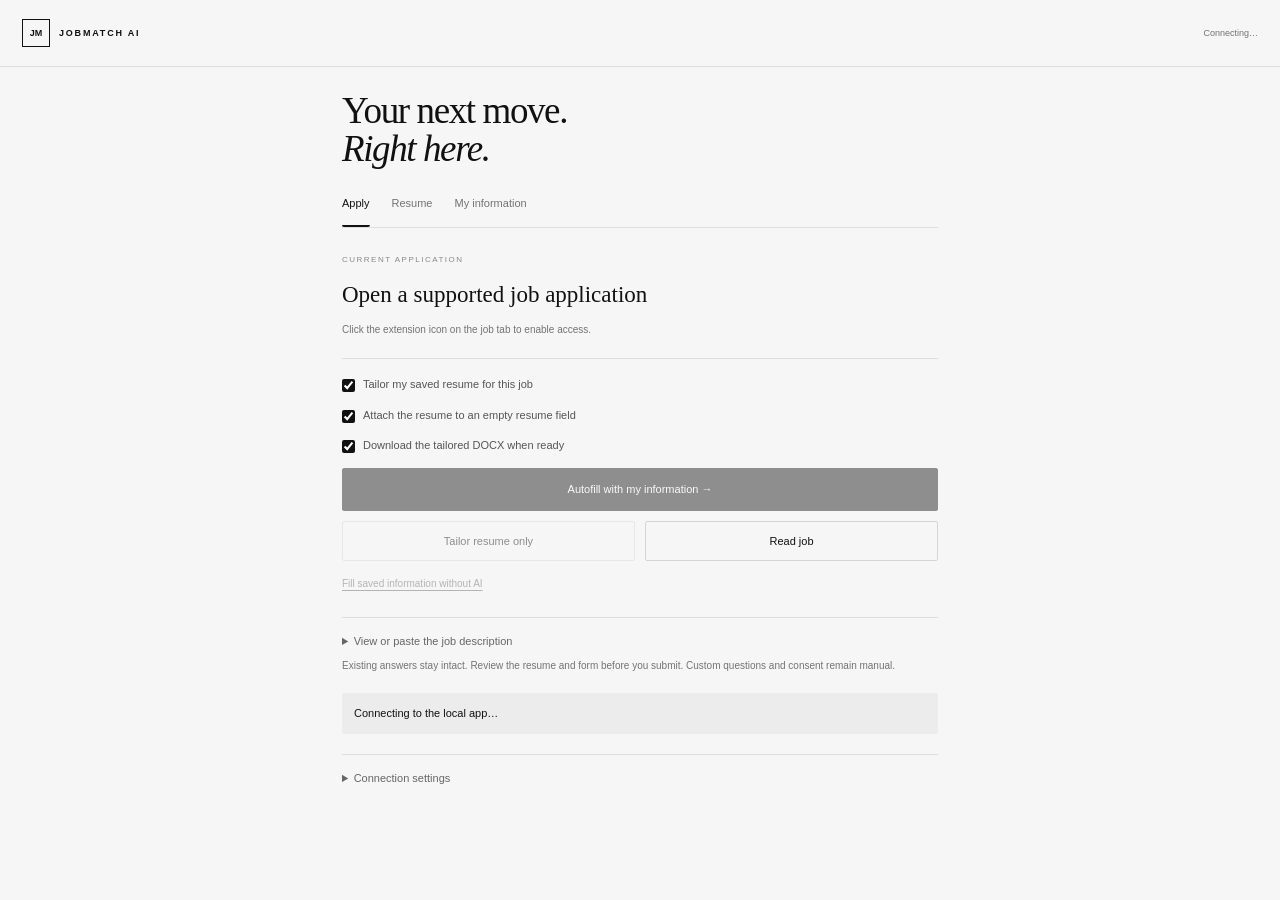
<file: extension/panel.html>
<!doctype html><html lang="en"><head><meta charset="utf-8"><meta name="viewport" content="width=device-width,initial-scale=1"><title>JobMatch AI</title><link rel="stylesheet" href="panel.css"></head><body>
<header><div class="brand"><span class="mark">JM</span><span>JOBMATCH AI</span></div><span id="connection">Connecting…</span></header>
<main><h1>Your next move.<br><em>Right here.</em></h1>
<nav role="tablist" aria-label="Extension workspace"><button role="tab" id="applyTab" aria-controls="applyView" aria-selected="true">Apply</button><button role="tab" id="resumeTab" aria-controls="resumeView" aria-selected="false">Resume</button><button role="tab" id="profileTab" aria-controls="profileView" aria-selected="false">My information</button></nav>
<section id="applyView" role="tabpanel" aria-labelledby="applyTab"><div class="job-card"><span class="eyebrow" id="jobSite">CURRENT APPLICATION</span><h2 id="jobTitle">Open a supported job application</h2><p id="jobHint">Click the extension icon on the job tab to enable access.</p></div>
<label class="check"><input id="tailorBeforeFill" type="checkbox" checked><span>Tailor my saved resume for this job</span></label><label class="check"><input id="attach" type="checkbox" checked><span>Attach the resume to an empty resume field</span></label>
<label class="check"><input id="autoDownload" type="checkbox" checked><span>Download the tailored DOCX when ready</span></label><button class="primary" id="fill" disabled>Autofill with my information →</button><div class="actions"><button id="tailorOnly" class="secondary" disabled>Tailor resume only</button><button id="read" class="secondary">Read job</button></div>
<button id="fillSaved" class="text-button" disabled>Fill saved information without AI</button>
<section id="resumeReady" class="resume-ready" hidden aria-live="polite"><strong>Your tailored resume is ready</strong><p id="readyFilename"></p><p id="historyState"></p><p id="deliveryState"></p><div class="actions"><button id="downloadReady" class="primary">Download DOCX ↓</button><button id="reviewReady" class="secondary">Review resume</button></div></section><div id="steps" class="steps" hidden><span id="readStep">01 Read</span><span id="tailorStep">02 Resume</span><span id="fillStep">03 Fill</span></div>
<details id="jobDetails"><summary>View or paste the job description</summary><label for="job" class="sr-only">Job description</label><textarea id="job" placeholder="Read the current job, or paste its full description."></textarea></details>
<details id="reportDetails" hidden><summary>Autofill results</summary><pre id="report"></pre></details>
<p class="fineprint">Existing answers stay intact. Review the resume and form before you submit. Custom questions and consent remain manual.</p></section>
<section id="resumeView" role="tabpanel" aria-labelledby="resumeTab" hidden><div class="section-heading"><h2 id="draftTitle">This job’s resume</h2><span id="draftState">No draft yet</span></div><p class="muted">Tailoring creates a separate copy. Your base resume stays unchanged.</p><label for="draft" class="sr-only">Job-specific resume draft</label><textarea id="draft" placeholder="Tailor a resume from the Apply tab to preview and edit it here."></textarea><div class="actions"><button id="applyDraft" class="primary" disabled>Autofill with this resume</button><button id="download" class="secondary" disabled>DOCX ↓</button></div><details id="changesDetails"><summary>Edits &amp; questions to check</summary><pre id="changes"></pre></details>
<details id="historyDetails"><summary>Saved resumes from previous jobs</summary><select id="historySelect"><option value="">No saved resumes yet</option></select><button id="restoreDraft" class="secondary">Open saved resume</button></details><div class="divider"></div><h2>My base resume</h2><p class="muted" id="resumeName">Upload once. Changes save on this computer.</p><label class="upload" for="resumeFile">↑ Replace or add resume<input id="resumeFile" type="file" accept=".pdf,.docx,.txt"></label><label for="original" class="field-label">Saved base resume text</label><textarea id="original" placeholder="Upload a PDF, DOCX, or TXT file, or paste your resume once."></textarea><p class="fineprint">DOCX export uses a simple text layout.</p></section>
<section id="profileView" role="tabpanel" aria-labelledby="profileTab" hidden><h2>My information</h2><p class="muted">Saved automatically. Shared with the local app.</p><div id="fields" class="field-grid"></div><button id="saveProfile" class="secondary">Save now</button><span id="saveState" class="fineprint"></span></section>
<div id="status" role="status" aria-live="polite">Connecting to the local app…</div>
<details id="settings"><summary>Connection settings</summary><label>AI tailoring provider<select id="aiProvider"><option value="codex">Codex — ChatGPT subscription</option><option value="openai">OpenAI API — separate API credits</option></select></label><button id="saveProvider" class="secondary">Save AI provider &amp; check sign-in</button><label>Local app address<input id="appOrigin" type="url" placeholder="http://127.0.0.1:8000"></label><button id="saveOrigin" class="secondary">Save address &amp; reconnect</button><p class="fineprint">Keep <code>python run.py</code> running. Codex mode uses your local ChatGPT sign-in. API mode uses the app’s key. Nothing opens in a separate tab.</p></details>
</main><script src="config.js"></script><script src="sites.js"></script><script src="panel.js"></script></body></html>
</file>
<file: extension/panel.css>
:root{color-scheme:light;--ink:#111;--muted:#737373;--line:#dedede;--bg:#f6f6f6;font:13px/1.6 'Avenir Next','Segoe UI',sans-serif;color:var(--ink);background:var(--bg)}*{box-sizing:border-box}body{margin:0;min-width:280px}header{padding:19px 22px;display:flex;align-items:center;justify-content:space-between;gap:12px;border-bottom:1px solid var(--line)}.brand{display:flex;align-items:center;gap:9px;font-size:9px;font-weight:600;letter-spacing:1.8px}.mark{border:1px solid #111;width:28px;height:28px;display:grid;place-items:center;letter-spacing:0}#connection{font-size:9px;color:var(--muted)}main{padding:20px 22px 32px;max-width:640px;margin:auto}h1{font:normal 37px/1.04 Georgia,serif;letter-spacing:-1.4px;margin:5px 0 26px}h1 em{font-weight:400}h2{font:normal 23px/1.2 Georgia,serif;margin:12px 0}p{margin:6px 0 16px}nav{display:flex;border-bottom:1px solid var(--line);gap:22px;margin-bottom:20px}nav button{background:none!important;border:0;border-bottom:2px solid transparent;padding:0 0 12px;font-size:11px;color:var(--muted);width:auto}nav button[aria-selected=true]{border-bottom-color:var(--ink);color:var(--ink)}button{cursor:pointer;font:inherit;border-radius:2px}button:disabled{opacity:.45;cursor:default}.primary,.secondary{padding:12px 13px;width:100%;border:1px solid #111;font-size:11px;line-height:1.5}.primary{background:#111;color:white}.secondary{background:transparent;color:#111;border-color:#d5d5d5}.primary:hover:enabled{background:#333}.secondary:hover:enabled{background:#eee}.actions{display:flex;gap:10px;margin:10px 0}.actions>*{flex:1}.actions button{padding:11px 8px}.check{display:flex;align-items:flex-start;gap:8px;font-size:11px;color:#555;margin:13px 0}input[type=checkbox]{accent-color:#111;margin:3px 0 0}.job-card{padding:0 0 12px;margin-bottom:17px;border-bottom:1px solid var(--line)}.job-card h2{font-size:23px;line-height:1.3}.job-card p{font-size:10px;color:var(--muted);margin:8px 0}.eyebrow{font-size:8px;letter-spacing:1.5px;color:#888}.text-button{border:0;background:none;padding:5px 0;font-size:10px;text-decoration:underline;text-underline-offset:3px;color:#666}.fineprint{font-size:10px;line-height:1.8;color:var(--muted)}.muted{font-size:11px;color:var(--muted)}details{border-top:1px solid var(--line);padding-top:15px;margin-top:20px;font-size:11px}summary{cursor:pointer;color:#666}details label{display:block;margin:14px 0}input:not([type=checkbox]),select,textarea{width:100%;font:12px/1.7 'Segoe UI',sans-serif;padding:10px;border:1px solid #d5d5d5;border-radius:2px;background:#fff;color:#111}input:not([type=checkbox]){margin-top:6px}textarea{resize:vertical;min-height:180px;margin-top:12px}#draft{min-height:330px}#original{min-height:240px}.steps{display:flex;gap:16px;font-size:10px;color:#999;border-top:1px solid var(--line);padding-top:15px;margin-top:20px}.steps .active{color:#111}.steps .done{color:#3b7655}#status{font-size:11px;white-space:pre-wrap;margin:18px 0 0;padding:12px;background:#ececec;border-radius:2px}#status.error{color:#913a3a;background:#f3e9e9}#status:empty{display:none}.section-heading{display:flex;gap:12px;align-items:center;justify-content:space-between}.section-heading span{font-size:9px;color:var(--muted)}.field-grid{display:grid;grid-template-columns:1fr 1fr;gap:14px 12px;margin:20px 0}.field-grid label{font-size:10px;color:#666}.field-grid input{font-size:11px;padding:8px}pre{white-space:pre-wrap;overflow-wrap:anywhere;font:11px/1.8 'Segoe UI',sans-serif;max-height:300px;overflow:auto}.divider{border-top:1px solid var(--line);margin:30px 0}.upload{display:block;border:1px dashed #bbb;padding:15px;text-align:center;position:relative;font-size:11px;cursor:pointer}.upload input{position:absolute;inset:0;width:100%;height:100%;opacity:0;cursor:pointer}.field-label{display:block;font-size:11px;margin-top:18px}#saveState{display:block;margin-top:10px}button:focus-visible,input:focus-visible,textarea:focus-visible,summary:focus-visible{outline:2px solid #111;outline-offset:3px}[hidden]{display:none!important}.sr-only{position:absolute;width:1px;height:1px;margin:-1px;overflow:hidden;clip:rect(0,0,0,0)}

.resume-ready{margin-top:20px;padding:16px;border:1px solid #aaa;background:#fff}.resume-ready strong{font-size:13px}.resume-ready p{font-size:10px;overflow-wrap:anywhere;color:#666;margin:8px 0}.resume-ready .actions{margin-bottom:0}#historySelect{margin:14px 0}
</file>
